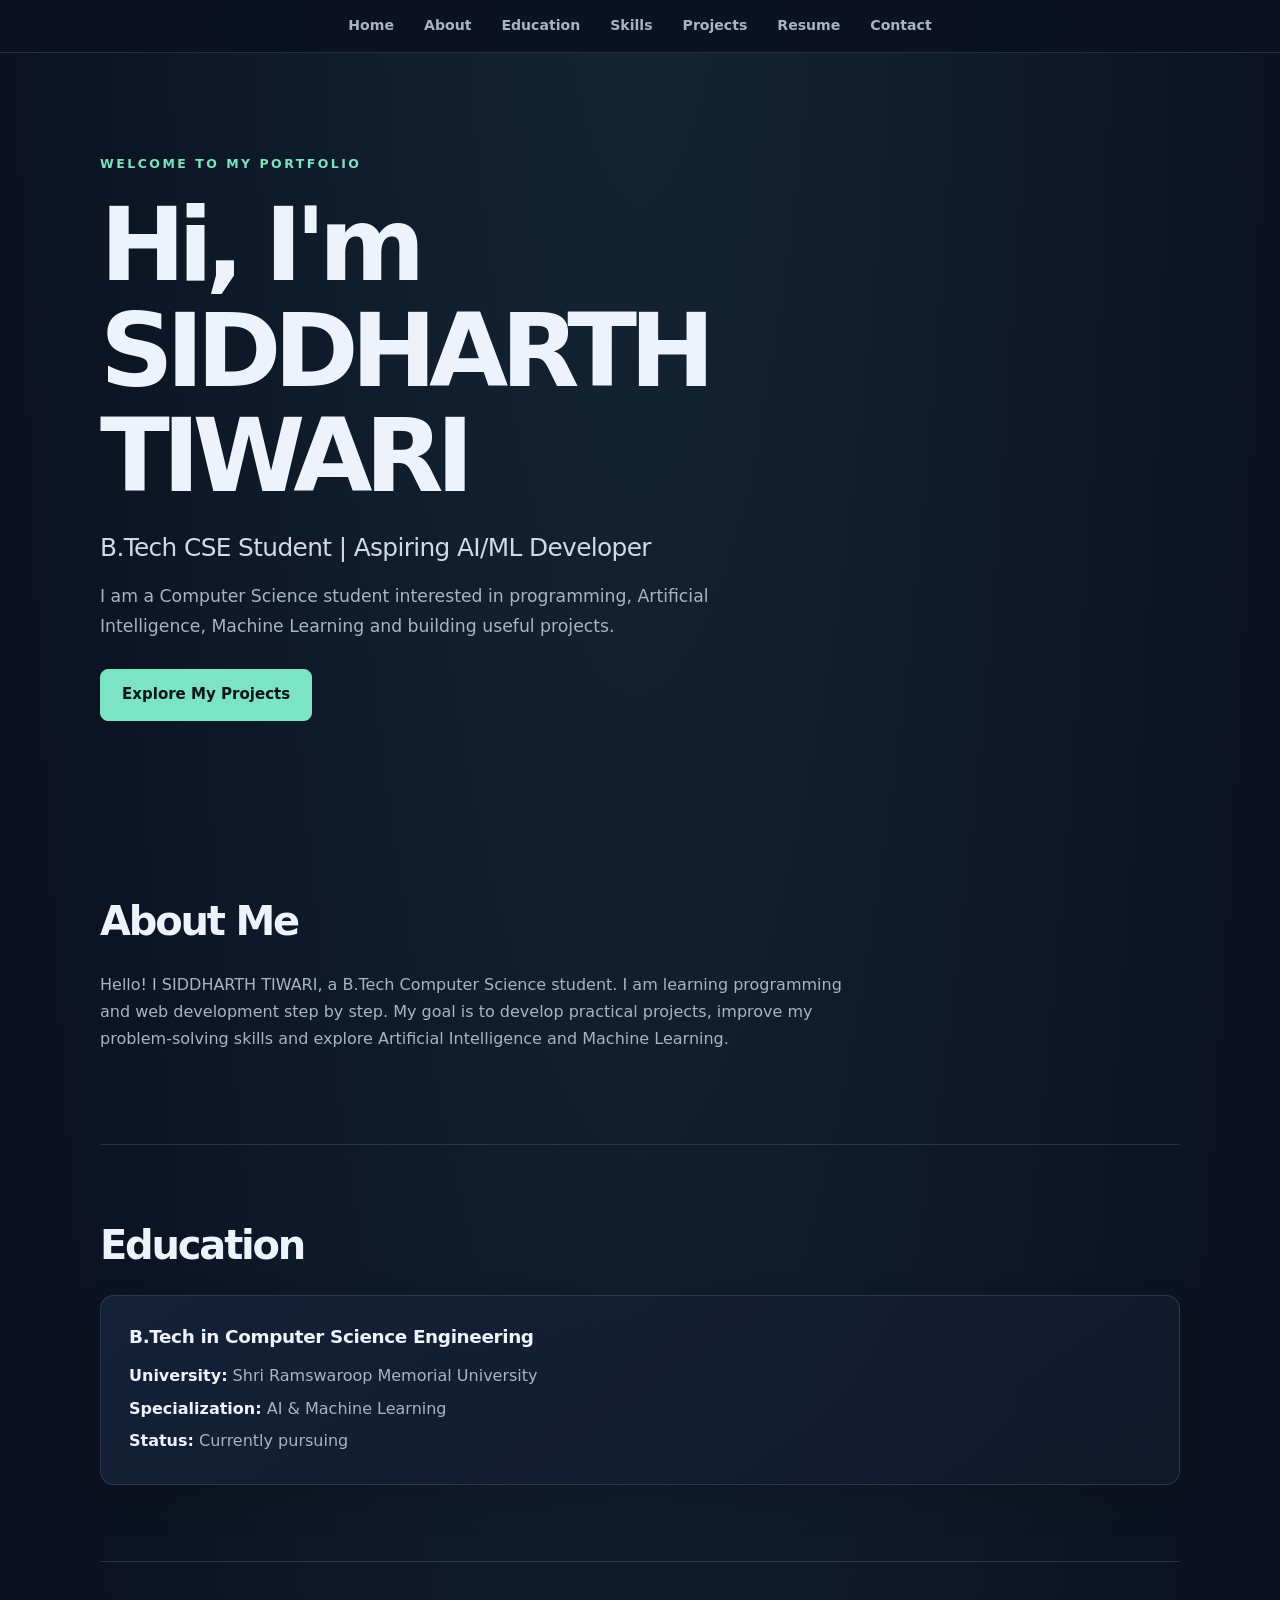
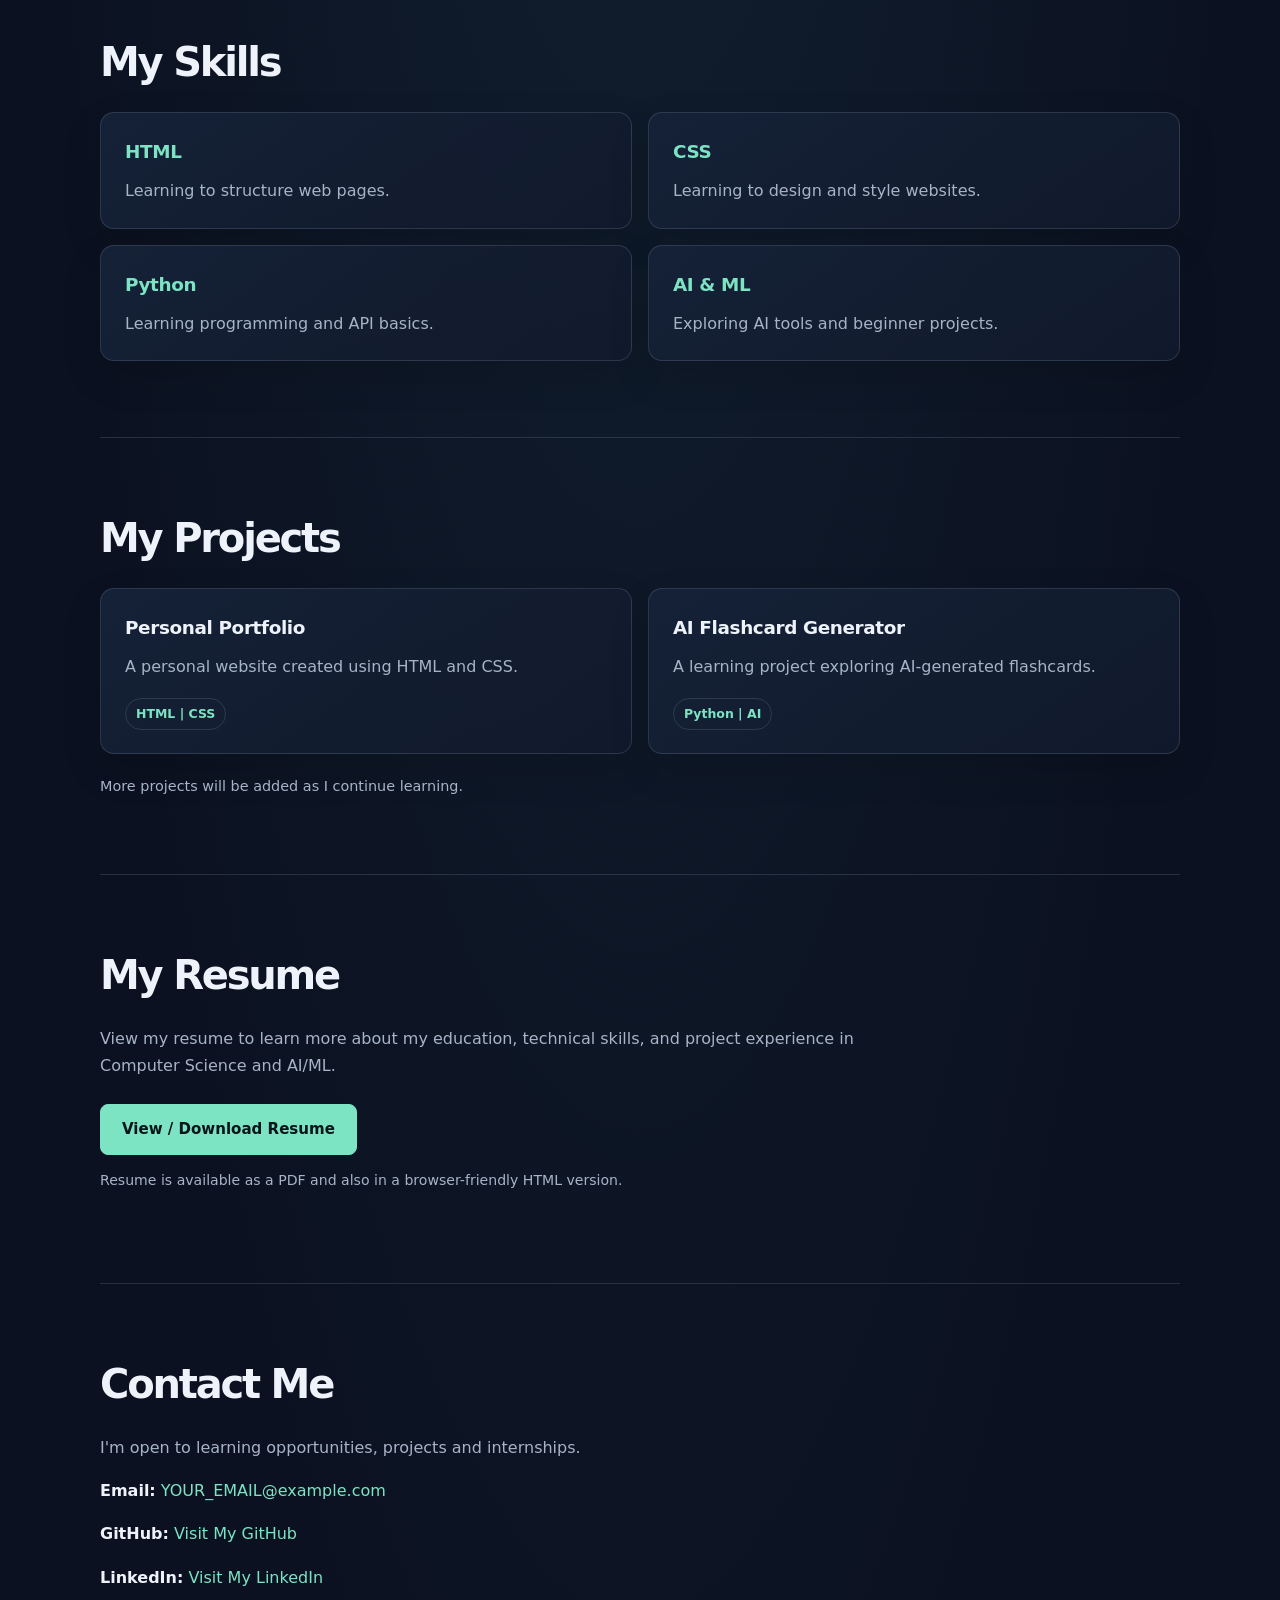
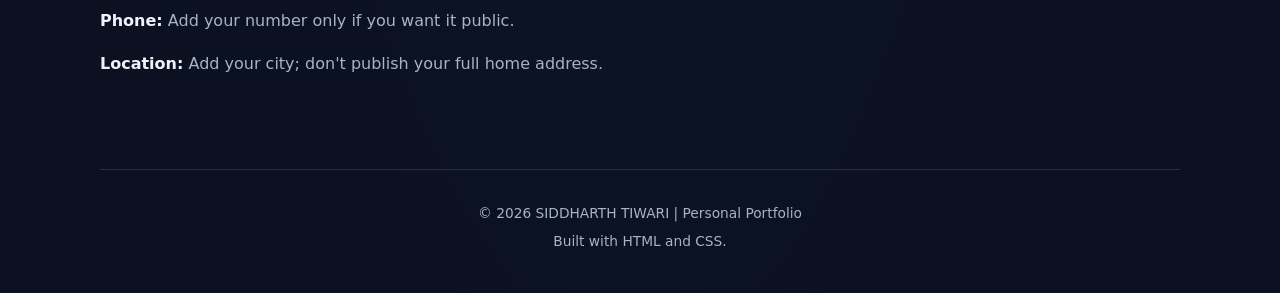
<file: index.html>
<!DOCTYPE html>
<html lang="en">
<head>
    <meta charset="UTF-8">
    <meta name="viewport" content="width=device-width, initial-scale=1.0">
    <title> SIDDHARTH TIWARI | Portfolio</title>
    <link rel="stylesheet" href="style.css">
</head>
<body>

    <nav>
        <a href="#home">Home</a>
        <a href="#about">About</a>
        <a href="#education">Education</a>
        <a href="#skills">Skills</a>
        <a href="#projects">Projects</a>
        <a href="#resume">Resume</a>
        <a href="#contact">Contact</a>
    </nav>

    <section id="home" class="hero">
        <p class="welcome">WELCOME TO MY PORTFOLIO</p>
        <h1>Hi, I'm SIDDHARTH TIWARI </h1>
        <h2>B.Tech CSE Student | Aspiring AI/ML Developer</h2>
        <p>
            I am a Computer Science student interested in programming,
            Artificial Intelligence, Machine Learning and building useful projects.
        </p>
        <a class="btn" href="#projects">Explore My Projects</a>
    </section>

    <section id="about" class="about">
        <h2>About Me</h2>
        <p>
            Hello! I SIDDHARTH TIWARI, a B.Tech Computer Science student.
            I am learning programming and web development step by step.
            My goal is to develop practical projects, improve my problem-solving
            skills and explore Artificial Intelligence and Machine Learning.
        </p>
    </section>

    <section id="education" class="education">
        <h2>Education</h2>
        <div class="education-card">
            <h3>B.Tech in Computer Science Engineering</h3>
            <p><strong>University:</strong> Shri Ramswaroop Memorial University</p>
            <p><strong>Specialization:</strong> AI & Machine Learning</p>
            <p><strong>Status:</strong> Currently pursuing</p>
        </div>
    </section>

    <section id="skills" class="skills">
        <h2>My Skills</h2>
        <div class="skill-list">
            <div class="skill-card">
                <h3>HTML</h3>
                <p>Learning to structure web pages.</p>
            </div>
            <div class="skill-card">
                <h3>CSS</h3>
                <p>Learning to design and style websites.</p>
            </div>
            <div class="skill-card">
                <h3>Python</h3>
                <p>Learning programming and API basics.</p>
            </div>
            <div class="skill-card">
                <h3>AI & ML</h3>
                <p>Exploring AI tools and beginner projects.</p>
            </div>
        </div>
    </section>

    <section id="projects" class="projects">
        <h2>My Projects</h2>
        <div class="project-list">
            <div class="project-card">
                <h3>Personal Portfolio</h3>
                <p>A personal website created using HTML and CSS.</p>
                <span>HTML | CSS</span>
            </div>
            <div class="project-card">
                <h3>AI Flashcard Generator</h3>
                <p>A learning project exploring AI-generated flashcards.</p>
                <span>Python | AI</span>
            </div>
        </div>
        <p>More projects will be added as I continue learning.</p>
    </section>

    <section id="resume" class="resume">
        <h2>My Resume</h2>
        <p>
            View my resume to learn more about my education, technical skills,
            and project experience in Computer Science and AI/ML.
        </p>
        <a class="btn" href="resume.pdf" target="_blank" download="Siddharth_Tiwari_Resume.pdf">
            View / Download Resume
        </a>
        <p class="small-note">
            Resume is available as a PDF and also in a browser-friendly HTML version.
        </p>
    </section>

    <section id="contact" class="contact">
        <h2>Contact Me</h2>
        <p>I'm open to learning opportunities, projects and internships.</p>

        <p>
            <strong>Email:</strong>
            <a href="mailto:YOUR_EMAIL@example.com">YOUR_EMAIL@example.com</a>
        </p>

        <p>
            <strong>GitHub:</strong>
            <a href="YOUR_GITHUB_URL" target="_blank">Visit My GitHub</a>
        </p>

        <p>
            <strong>LinkedIn:</strong>
            <a href="YOUR_LINKEDIN_URL" target="_blank">Visit My LinkedIn</a>
        </p>

        <p><strong>Phone:</strong> Add your number only if you want it public.</p>
        <p><strong>Location:</strong> Add your city; don't publish your full home address.</p>
    </section>

    <footer>
        <p>© 2026 SIDDHARTH TIWARI | Personal Portfolio</p>
        <p>Built with HTML and CSS.</p>
    </footer>

</body>
</html>
</file>
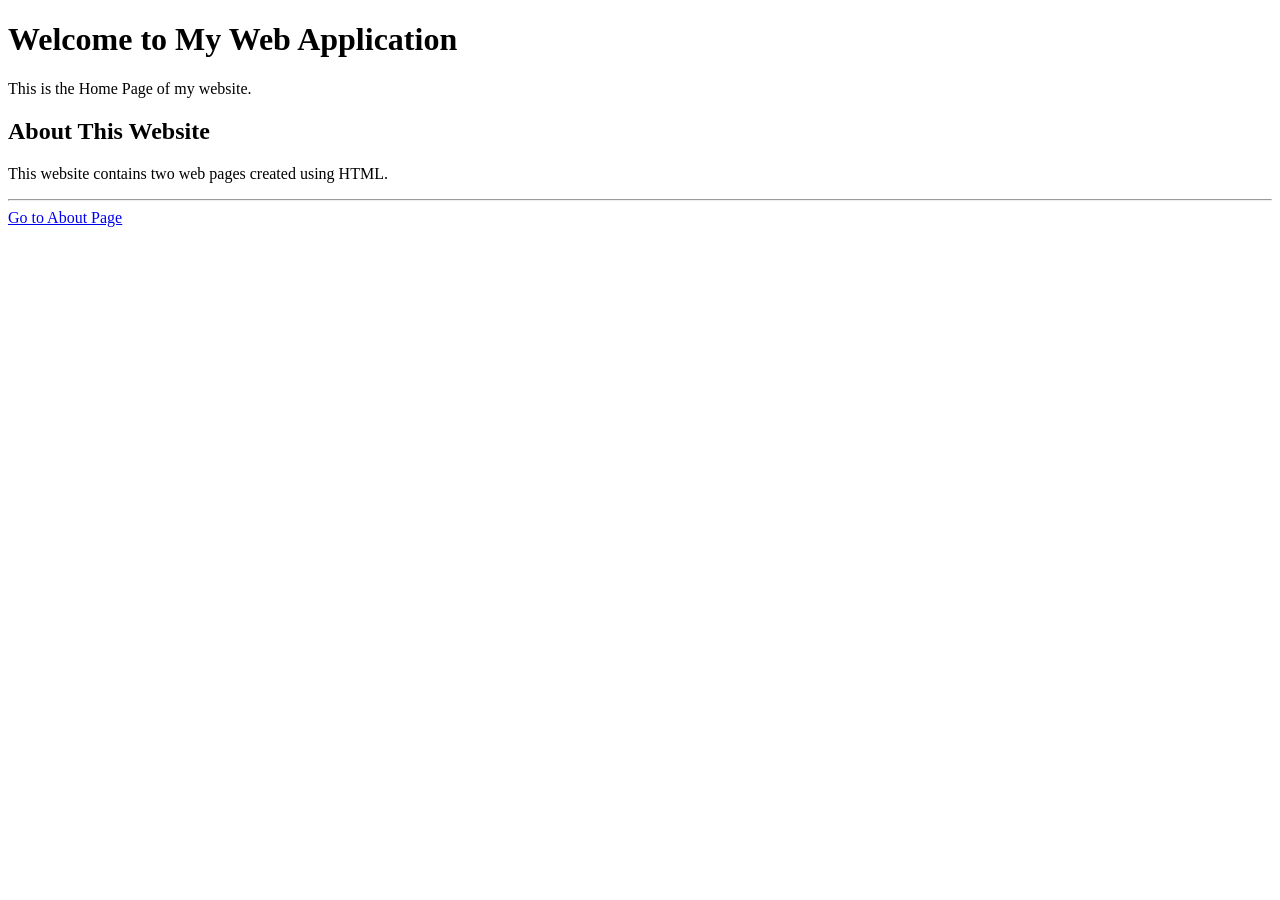
<file: 1.assignment.html>
<!DOCTYPE html>
<html>
<head>
    <title>My Web Application</title>
</head>

<body>

    <h1>Welcome to My Web Application</h1>

    <p>This is the Home Page of my website.</p>

    <h2>About This Website</h2>

    <p>This website contains two web pages created using HTML.</p>
    <hr>
    <a href="about.html">Go to About Page</a>

</body>
</html>
</file>
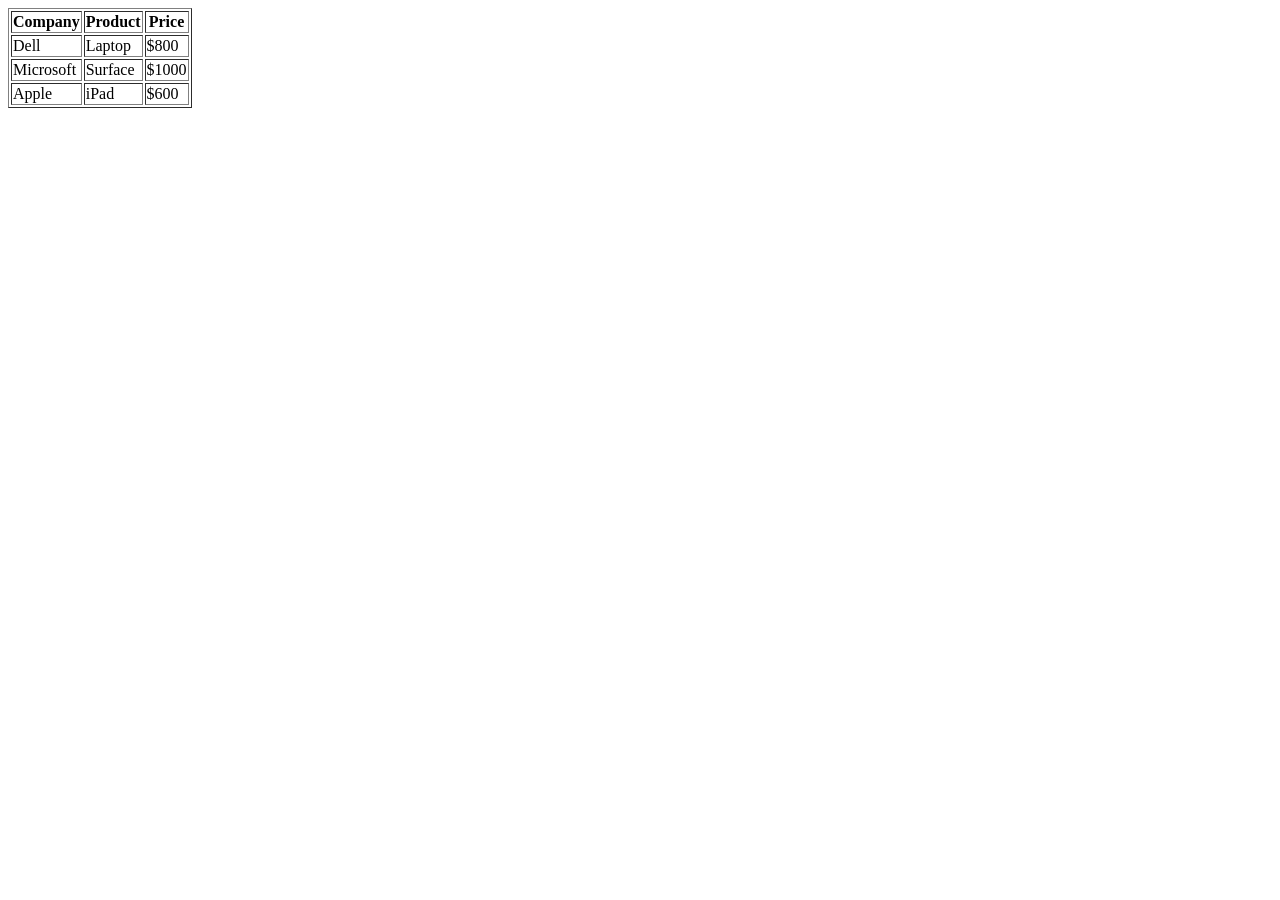
<file: 2.table.html>
<!DOCTYPE html>
<html lang="en">
<head>
    <meta charset="UTF-8">
    <meta name="viewport" content="width=device-width, initial-scale=1.0">
    <title>Document</title>
</head>
<body>
    <table border="1">
        <tr>
            <th>Company</th>
            <th>Product</th>
            <th>Price</th>
        </tr>
        <tr>
            <td>Dell</td>
            <td>Laptop</td>
            <td>$800</td>
        </tr>
        <tr>
            <td>Microsoft</td>
            <td>Surface</td>
            <td>$1000</td>
        </tr>
        <tr>
            <td>Apple</td>
            <td>iPad</td>
            <td>$600</td>
        </tr>
        </thead>
        <tbody.style="color:red; backgtround-color:yellow;">
    </table>
</body> 
</html>
</file>
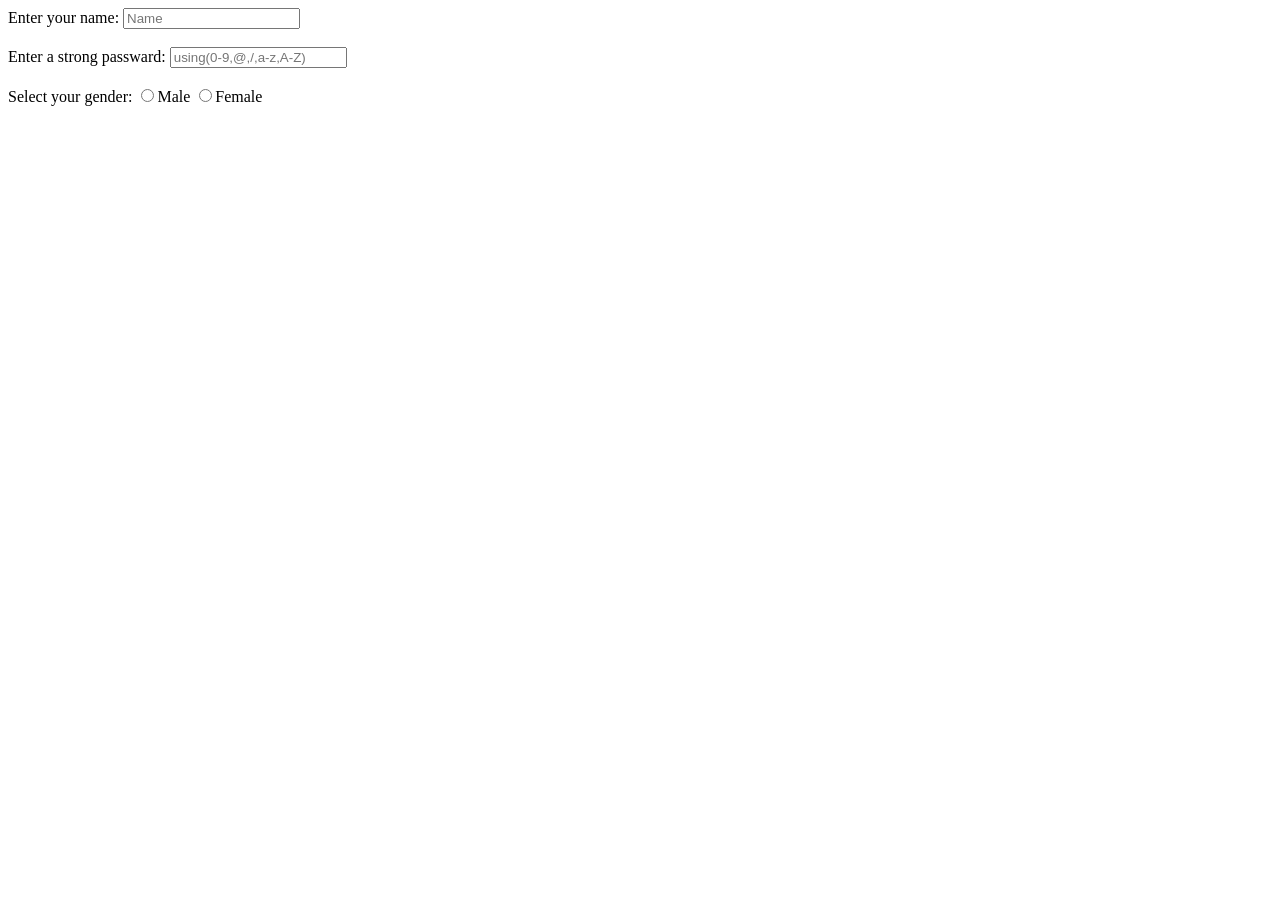
<file: 3.assignment.html>
<!DOCTYPE html>
<html lang="en">
<head>
    <meta charset="UTF-8">
    <meta name="viewport" content="width=device-width, initial-scale=1.0">
    <title>Document</title>
</head>
<body>
    <form action="act.php">Enter your name:
        <input type="text" name="name"placeholder="Name"><br><br>
        Enter  a strong passward:
        <input type="password" name="password" placeholder="using(0-9,@,/,a-z,A-Z)"><br><br>
        Select your gender:
        <input type="radio" name="gender" value="male">Male
        <input type="radio" name="gender" value="female">Female
    </form>
</body>
</html>
</file>
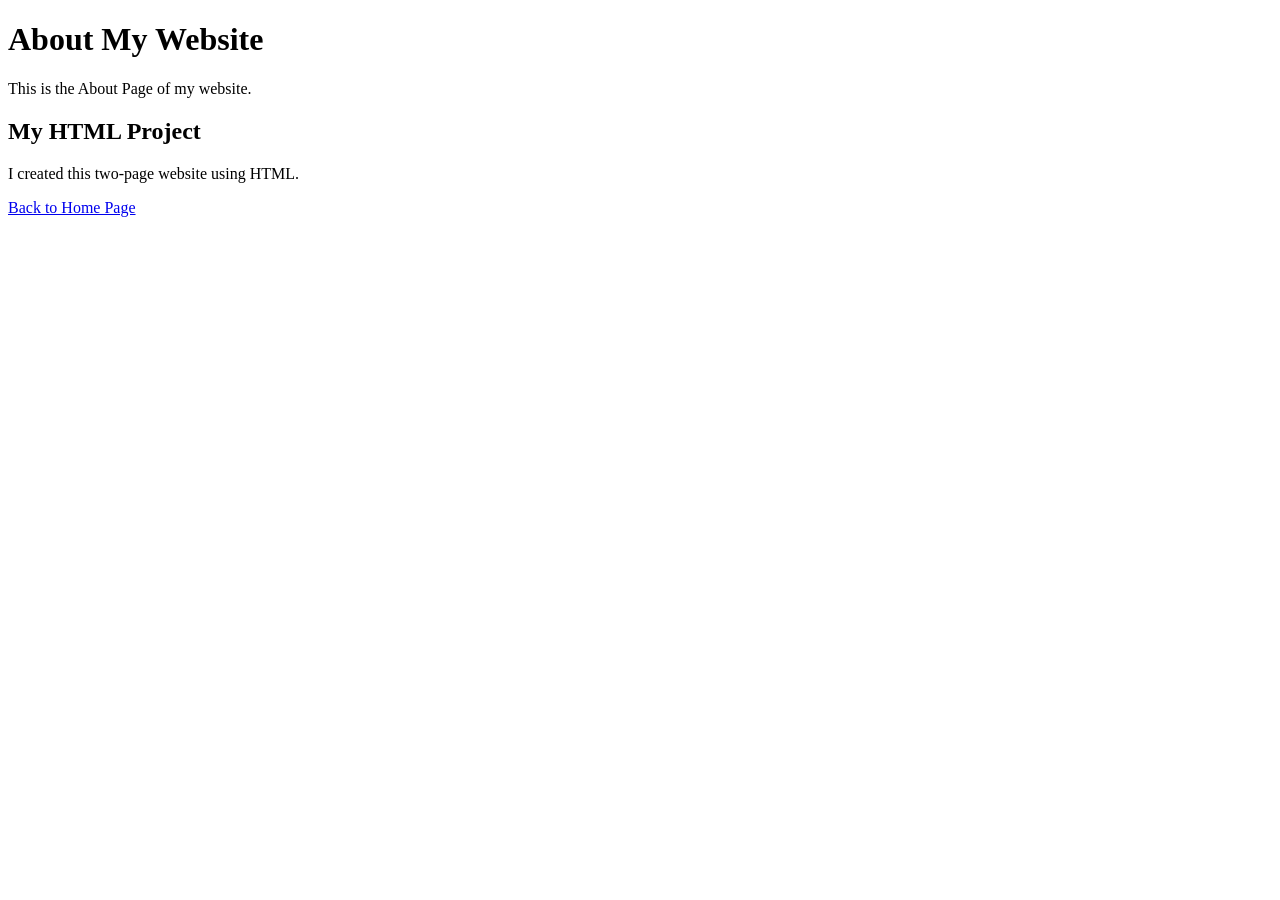
<file: assestment1.html>
<!DOCTYPE html>
<html>
<head>
    <title>About Page</title>
</head>

<body>

    <h1>About My Website</h1>

    <p>This is the About Page of my website.</p>

    <h2>My HTML Project</h2>

    <p>I created this two-page website using HTML.</p>

    <a href="index_1.html">Back to Home Page</a>

</body>
</html>
</file>
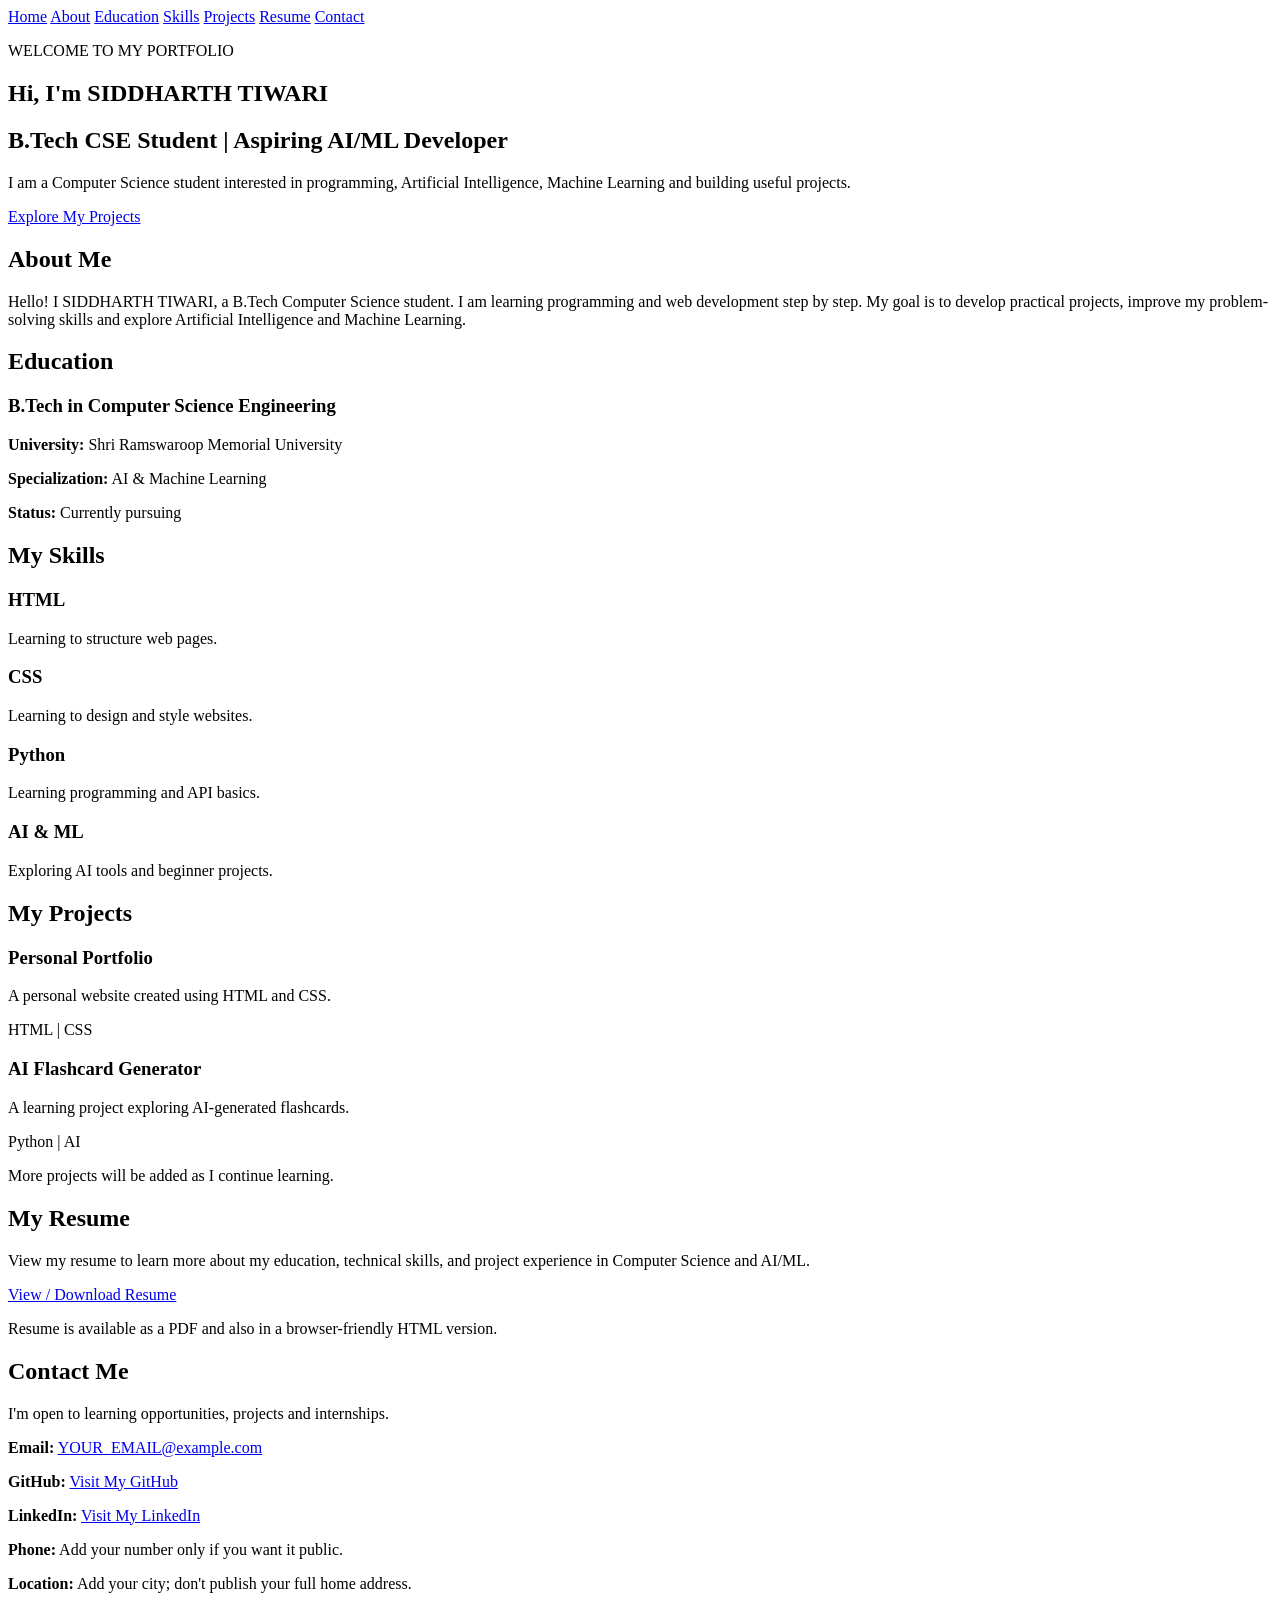
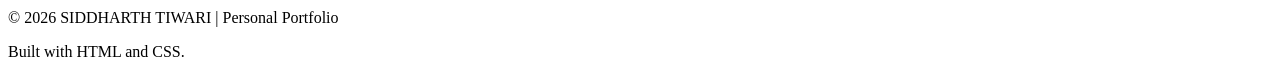
<file: portfolio_without_css.html>
<!DOCTYPE html>
<html lang="en">
<head>
    <meta charset="UTF-8">
    <meta name="viewport" content="width=device-width, initial-scale=1.0">
    <title> SIDDHARTH TIWARI | Portfolio</title>
    
</head>
<body>

    <nav>
        <a href="#home">Home</a>
        <a href="#about">About</a>
        <a href="#education">Education</a>
        <a href="#skills">Skills</a>
        <a href="#projects">Projects</a>
        <a href="#resume">Resume</a>
        <a href="#contact">Contact</a>
    </nav>

    <section id="home" class="hero">
        <p class="welcome">WELCOME TO MY PORTFOLIO</p>
        <h1>Hi, I'm SIDDHARTH TIWARI </h1>
        <h2>B.Tech CSE Student | Aspiring AI/ML Developer</h2>
        <p>
            I am a Computer Science student interested in programming,
            Artificial Intelligence, Machine Learning and building useful projects.
        </p>
        <a class="btn" href="#projects">Explore My Projects</a>
    </section>

    <section id="about" class="about">
        <h2>About Me</h2>
        <p>
            Hello! I SIDDHARTH TIWARI, a B.Tech Computer Science student.
            I am learning programming and web development step by step.
            My goal is to develop practical projects, improve my problem-solving
            skills and explore Artificial Intelligence and Machine Learning.
        </p>
    </section>

    <section id="education" class="education">
        <h2>Education</h2>
        <div class="education-card">
            <h3>B.Tech in Computer Science Engineering</h3>
            <p><strong>University:</strong> Shri Ramswaroop Memorial University</p>
            <p><strong>Specialization:</strong> AI & Machine Learning</p>
            <p><strong>Status:</strong> Currently pursuing</p>
        </div>
    </section>

    <section id="skills" class="skills">
        <h2>My Skills</h2>
        <div class="skill-list">
            <div class="skill-card">
                <h3>HTML</h3>
                <p>Learning to structure web pages.</p>
            </div>
            <div class="skill-card">
                <h3>CSS</h3>
                <p>Learning to design and style websites.</p>
            </div>
            <div class="skill-card">
                <h3>Python</h3>
                <p>Learning programming and API basics.</p>
            </div>
            <div class="skill-card">
                <h3>AI & ML</h3>
                <p>Exploring AI tools and beginner projects.</p>
            </div>
        </div>
    </section>

    <section id="projects" class="projects">
        <h2>My Projects</h2>
        <div class="project-list">
            <div class="project-card">
                <h3>Personal Portfolio</h3>
                <p>A personal website created using HTML and CSS.</p>
                <span>HTML | CSS</span>
            </div>
            <div class="project-card">
                <h3>AI Flashcard Generator</h3>
                <p>A learning project exploring AI-generated flashcards.</p>
                <span>Python | AI</span>
            </div>
        </div>
        <p>More projects will be added as I continue learning.</p>
    </section>

    <section id="resume" class="resume">
        <h2>My Resume</h2>
        <p>
            View my resume to learn more about my education, technical skills,
            and project experience in Computer Science and AI/ML.
        </p>
        <a class="btn" href="resume.pdf" target="_blank" download="Siddharth_Tiwari_Resume.pdf">
            View / Download Resume
        </a>
        <p class="small-note">
            Resume is available as a PDF and also in a browser-friendly HTML version.
        </p>
    </section>

    <section id="contact" class="contact">
        <h2>Contact Me</h2>
        <p>I'm open to learning opportunities, projects and internships.</p>

        <p>
            <strong>Email:</strong>
            <a href="mailto:YOUR_EMAIL@example.com">YOUR_EMAIL@example.com</a>
        </p>

        <p>
            <strong>GitHub:</strong>
            <a href="YOUR_GITHUB_URL" target="_blank">Visit My GitHub</a>
        </p>

        <p>
            <strong>LinkedIn:</strong>
            <a href="YOUR_LINKEDIN_URL" target="_blank">Visit My LinkedIn</a>
        </p>

        <p><strong>Phone:</strong> Add your number only if you want it public.</p>
        <p><strong>Location:</strong> Add your city; don't publish your full home address.</p>
    </section>

    <footer>
        <p>© 2026 SIDDHARTH TIWARI | Personal Portfolio</p>
        <p>Built with HTML and CSS.</p>
    </footer>

</body>
</html>
</file>
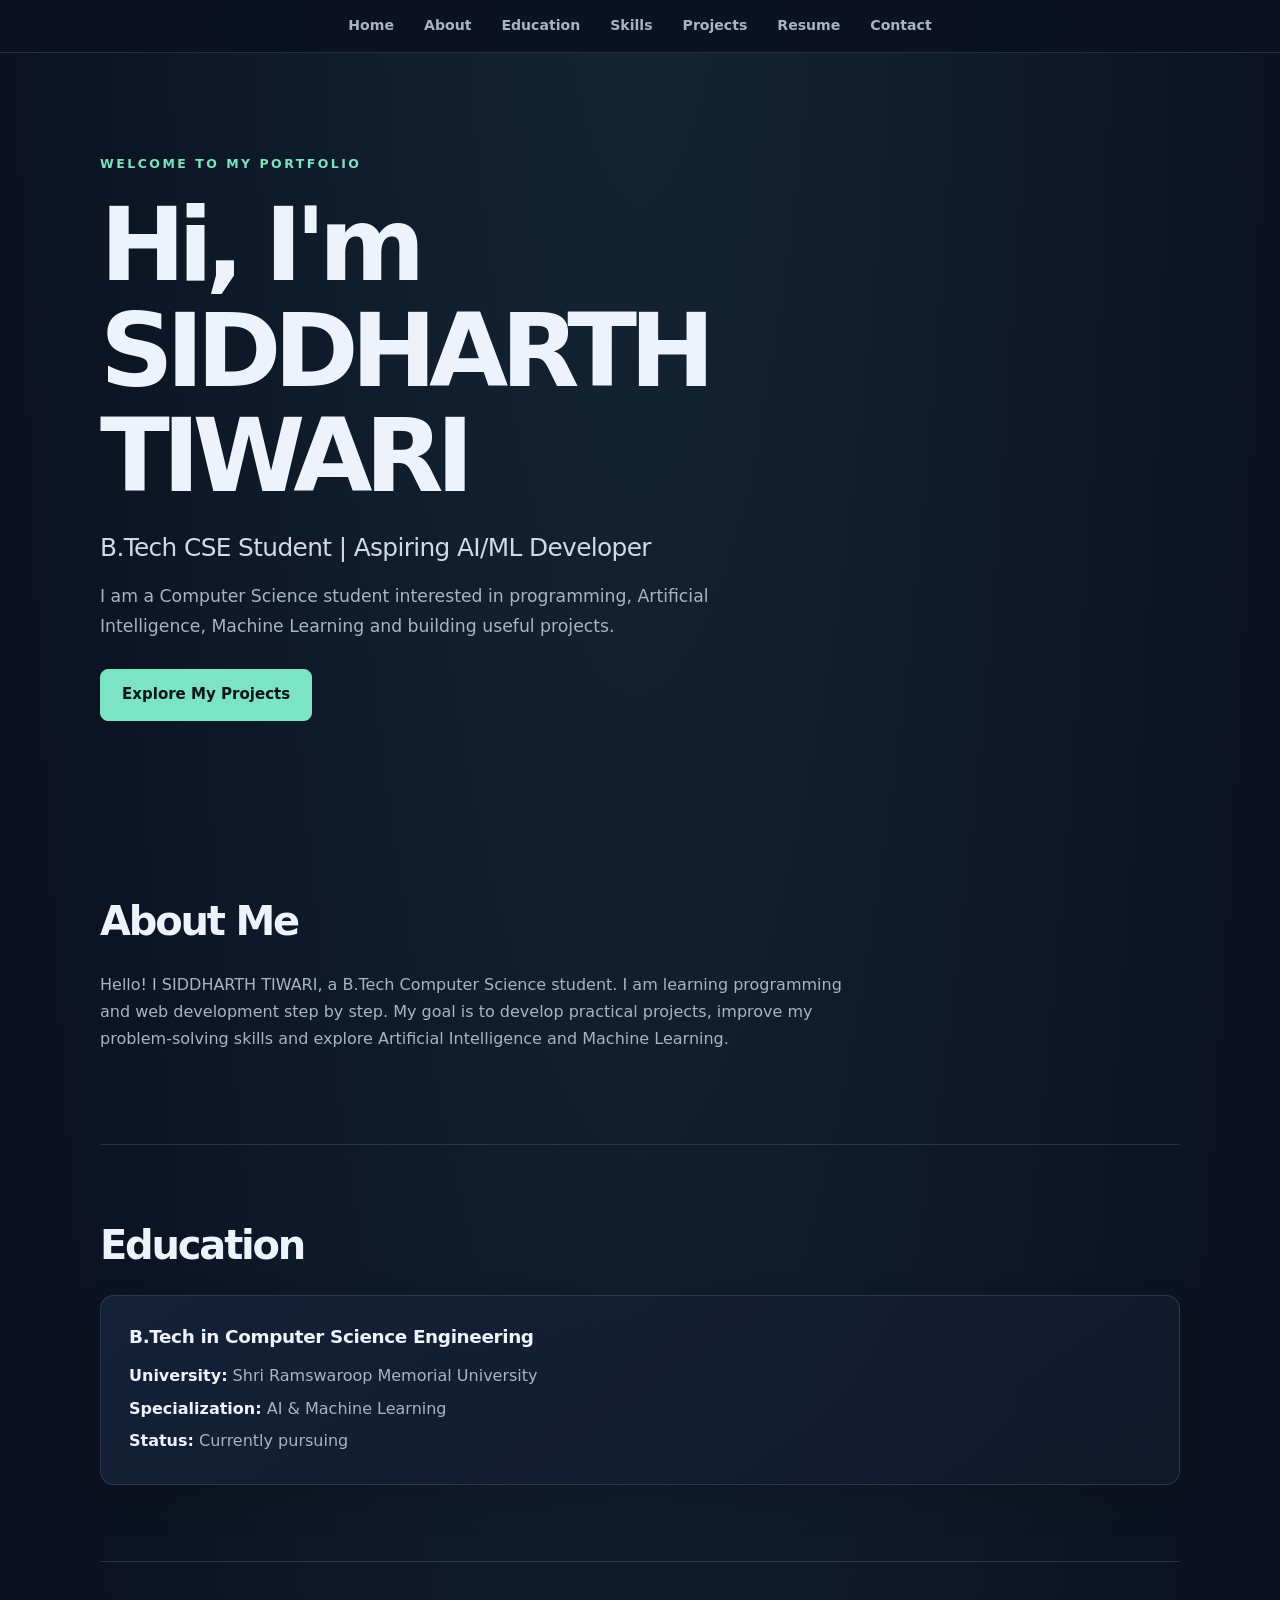
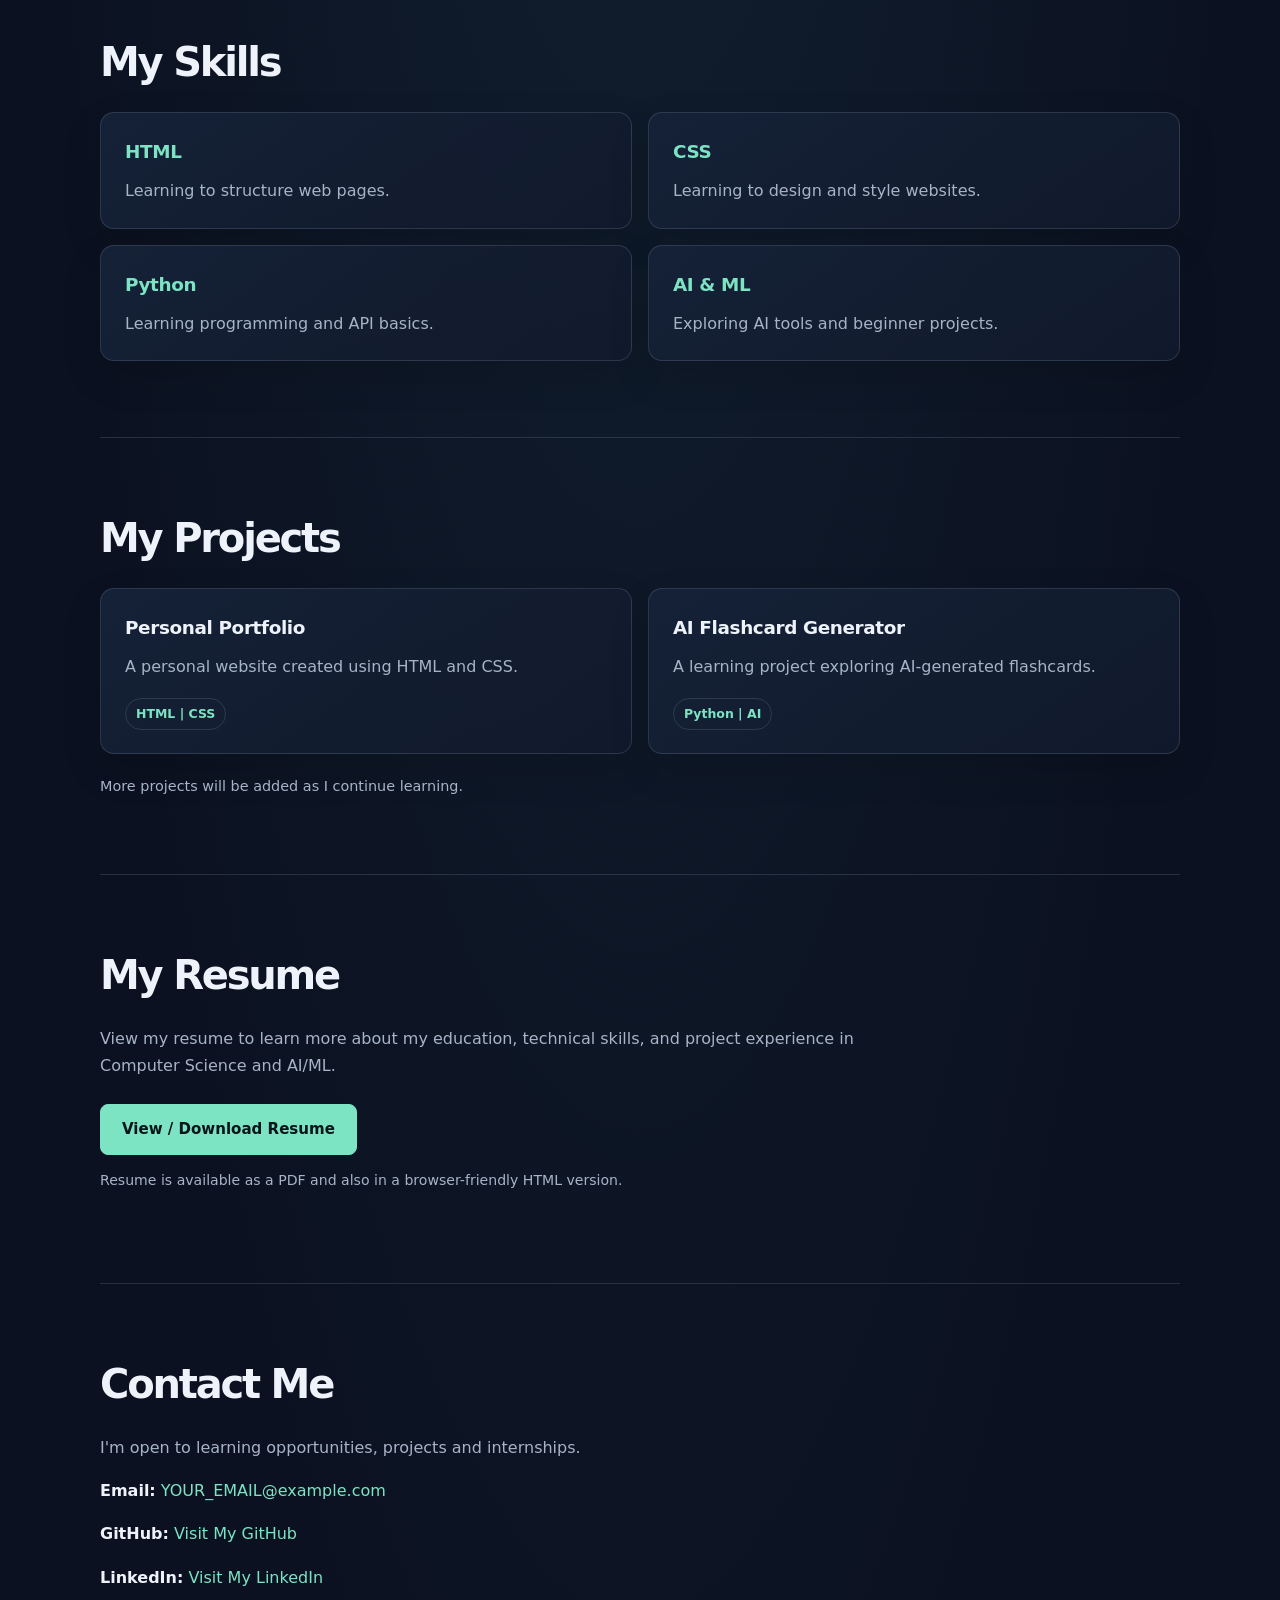
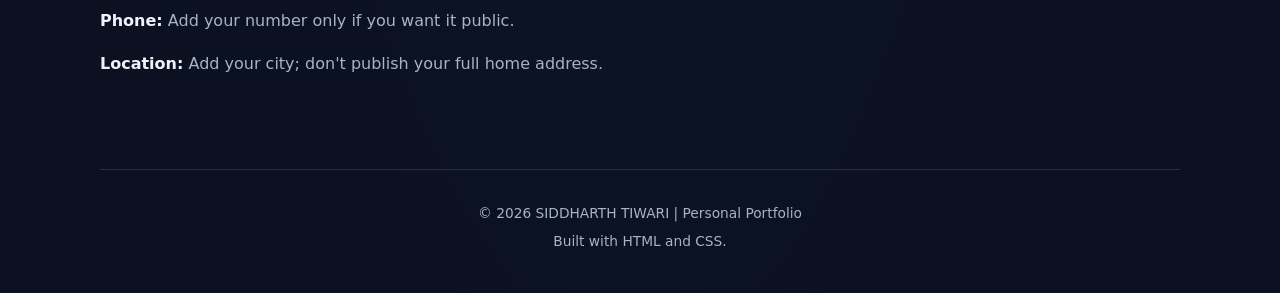
<file: protfolio.html>
<!DOCTYPE html>
<html lang="en">
<head>
    <meta charset="UTF-8">
    <meta http-equiv="refresh" content="0; url=index.html">
    <meta name="viewport" content="width=device-width, initial-scale=1.0">
    <title>Redirecting...</title>
</head>
<body>
    <p>Opening the portfolio. <a href="index.html">Continue here</a>.</p>
</body>
</html>
</file>
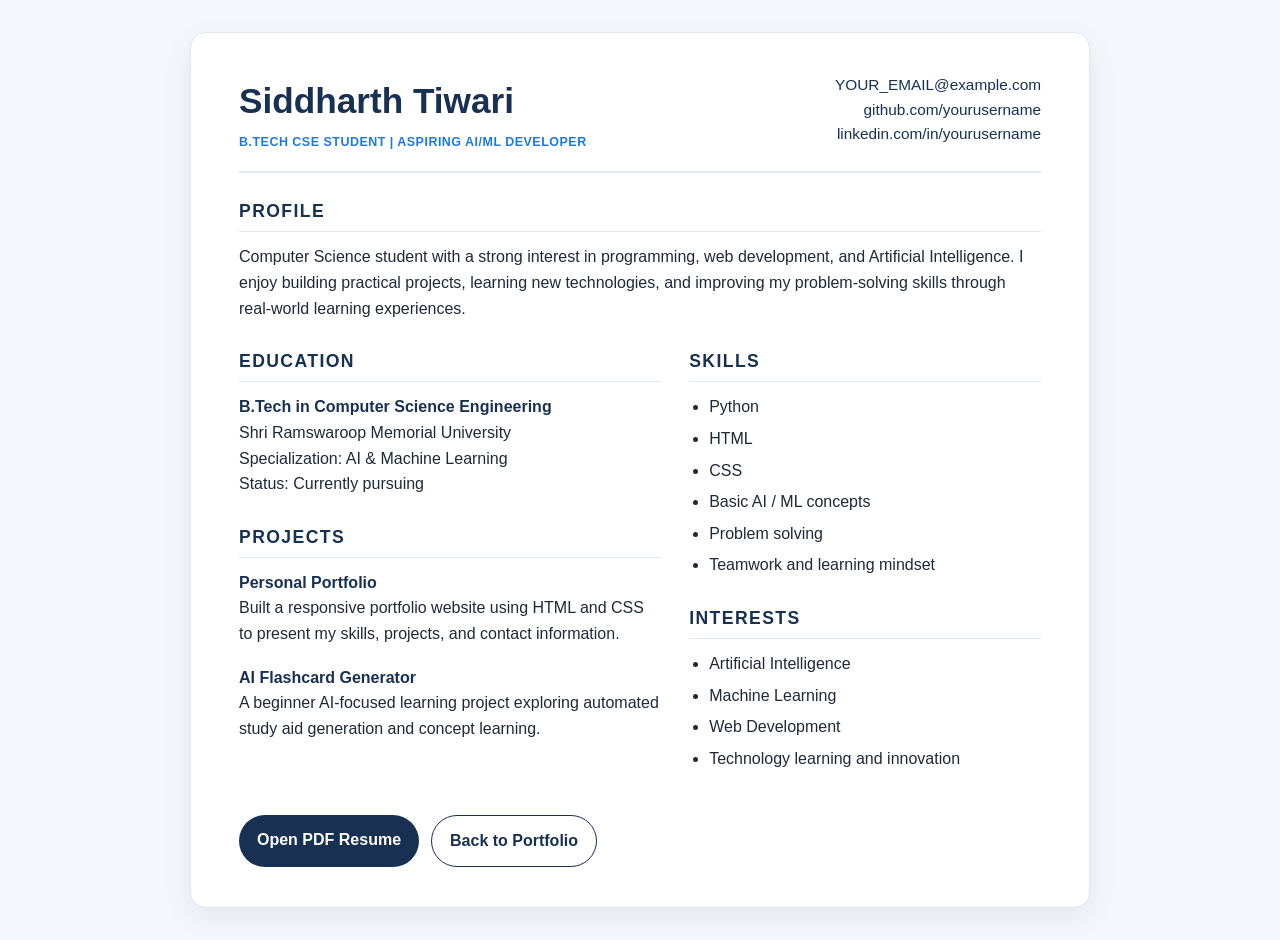
<file: resume.html>
<!DOCTYPE html>
<html lang="en">
<head>
    <meta charset="UTF-8" />
    <meta name="viewport" content="width=device-width, initial-scale=1.0" />
    <title>Siddharth Tiwari | Resume</title>
    <style>
        :root {
            --bg: #f4f7fb;
            --card: #ffffff;
            --primary: #183153;
            --accent: #1f7ae0;
            --text: #1f2937;
            --muted: #556070;
            --border: #dfe7f1;
        }

        * { box-sizing: border-box; }

        body {
            margin: 0;
            font-family: Arial, Helvetica, sans-serif;
            background: var(--bg);
            color: var(--text);
            line-height: 1.6;
        }

        .page {
            max-width: 900px;
            margin: 32px auto;
            background: var(--card);
            border: 1px solid var(--border);
            border-radius: 16px;
            box-shadow: 0 10px 30px rgba(24, 49, 83, 0.08);
            padding: 40px 48px;
        }

        .header {
            display: flex;
            justify-content: space-between;
            align-items: flex-start;
            border-bottom: 2px solid var(--border);
            padding-bottom: 18px;
            margin-bottom: 24px;
            gap: 16px;
        }

        h1 {
            margin: 0;
            font-size: 2.2rem;
            color: var(--primary);
        }

        .title {
            margin-top: 4px;
            color: var(--accent);
            font-weight: 700;
            letter-spacing: 0.04em;
            text-transform: uppercase;
            font-size: 0.78rem;
        }

        .contact {
            text-align: right;
            font-size: 0.96rem;
            color: var(--muted);
        }

        .contact a {
            color: var(--primary);
            text-decoration: none;
        }

        .section {
            margin-bottom: 26px;
        }

        .section h2 {
            margin: 0 0 12px;
            font-size: 1.1rem;
            text-transform: uppercase;
            letter-spacing: 0.08em;
            color: var(--primary);
            border-bottom: 1px solid var(--border);
            padding-bottom: 6px;
        }

        .summary {
            margin: 0;
            font-size: 1rem;
        }

        .two-col {
            display: grid;
            grid-template-columns: 1.2fr 1fr;
            gap: 28px;
        }

        .edu-item, .project-item {
            margin-bottom: 18px;
        }

        .edu-item strong, .project-item strong {
            color: var(--primary);
        }

        ul {
            margin: 0;
            padding-left: 20px;
        }

        li {
            margin-bottom: 6px;
        }

        .btn-row {
            margin-top: 18px;
            display: flex;
            gap: 12px;
            flex-wrap: wrap;
        }

        .btn {
            display: inline-block;
            background: var(--primary);
            color: white;
            text-decoration: none;
            border-radius: 999px;
            padding: 12px 18px;
            font-weight: 700;
        }

        .btn.secondary {
            background: transparent;
            color: var(--primary);
            border: 1px solid var(--primary);
        }

        @media (max-width: 700px) {
            .page {
                margin: 16px;
                padding: 24px 20px;
            }

            .header, .two-col {
                display: block;
            }

            .contact {
                text-align: left;
                margin-top: 16px;
            }
        }
    </style>
</head>
<body>
    <div class="page">
        <header class="header">
            <div>
                <h1>Siddharth Tiwari</h1>
                <div class="title">B.Tech CSE Student | Aspiring AI/ML Developer</div>
            </div>
            <div class="contact">
                <div><a href="mailto:YOUR_EMAIL@example.com">YOUR_EMAIL@example.com</a></div>
                <div><a href="https://github.com/yourusername" target="_blank">github.com/yourusername</a></div>
                <div><a href="https://linkedin.com/in/yourusername" target="_blank">linkedin.com/in/yourusername</a></div>
            </div>
        </header>

        <section class="section">
            <h2>Profile</h2>
            <p class="summary">
                Computer Science student with a strong interest in programming, web development, and Artificial Intelligence.
                I enjoy building practical projects, learning new technologies, and improving my problem-solving skills
                through real-world learning experiences.
            </p>
        </section>

        <div class="two-col">
            <div>
                <section class="section">
                    <h2>Education</h2>
                    <div class="edu-item">
                        <strong>B.Tech in Computer Science Engineering</strong><br>
                        Shri Ramswaroop Memorial University<br>
                        Specialization: AI & Machine Learning<br>
                        Status: Currently pursuing
                    </div>
                </section>

                <section class="section">
                    <h2>Projects</h2>
                    <div class="project-item">
                        <strong>Personal Portfolio</strong><br>
                        Built a responsive portfolio website using HTML and CSS to present my skills, projects, and contact information.
                    </div>
                    <div class="project-item">
                        <strong>AI Flashcard Generator</strong><br>
                        A beginner AI-focused learning project exploring automated study aid generation and concept learning.
                    </div>
                </section>
            </div>

            <div>
                <section class="section">
                    <h2>Skills</h2>
                    <ul>
                        <li>Python</li>
                        <li>HTML</li>
                        <li>CSS</li>
                        <li>Basic AI / ML concepts</li>
                        <li>Problem solving</li>
                        <li>Teamwork and learning mindset</li>
                    </ul>
                </section>

                <section class="section">
                    <h2>Interests</h2>
                    <ul>
                        <li>Artificial Intelligence</li>
                        <li>Machine Learning</li>
                        <li>Web Development</li>
                        <li>Technology learning and innovation</li>
                    </ul>
                </section>
            </div>
        </div>

        <div class="btn-row">
            <a class="btn" href="resume.pdf" target="_blank">Open PDF Resume</a>
            <a class="btn secondary" href="index.html">Back to Portfolio</a>
        </div>
    </div>
</body>
</html>
</file>
<file: style.css>
:root {
    color-scheme: dark;
    --bg: #0b1120;
    --surface: #111a2c;
    --surface-raised: #162238;
    --text: #eef3fb;
    --muted: #a7b3c7;
    --accent: #7ce3c3;
    --accent-strong: #42c5a0;
    --line: rgba(177, 197, 222, 0.16);
    --content-width: 1080px;
}

* {
    box-sizing: border-box;
}

html {
    scroll-behavior: smooth;
    scroll-padding-top: 88px;
}

body {
    margin: 0;
    background:
        radial-gradient(ellipse at 50% -15%, rgba(53, 113, 131, 0.22), transparent 42rem),
        var(--bg);
    color: var(--text);
    font-family: Inter, ui-sans-serif, system-ui, -apple-system, BlinkMacSystemFont, "Segoe UI", sans-serif;
    font-size: 16px;
    line-height: 1.7;
    -webkit-font-smoothing: antialiased;
}

::selection {
    background: var(--accent);
    color: var(--bg);
}

a {
    color: var(--accent);
    text-decoration: none;
    transition: color 180ms ease, background-color 180ms ease, border-color 180ms ease, transform 180ms ease;
}

a:hover {
    color: #b1f4df;
}

a:focus-visible {
    outline: 2px solid var(--accent);
    outline-offset: 4px;
    border-radius: 4px;
}

nav {
    position: sticky;
    z-index: 10;
    top: 0;
    display: flex;
    justify-content: center;
    flex-wrap: wrap;
    gap: 8px 30px;
    padding: 14px 24px;
    border-bottom: 1px solid var(--line);
    background: rgba(11, 17, 32, 0.88);
    backdrop-filter: blur(16px);
}

nav a {
    color: var(--muted);
    font-size: 0.88rem;
    font-weight: 600;
}

nav a:hover {
    color: var(--accent);
}

section {
    width: min(var(--content-width), calc(100% - 48px));
    margin-inline: auto;
    padding: 76px 0;
    border-bottom: 1px solid var(--line);
    scroll-margin-top: 72px;
}

.hero {
    display: flex;
    min-height: min(680px, calc(100svh - 54px));
    flex-direction: column;
    align-items: flex-start;
    justify-content: center;
    padding-top: 100px;
    padding-bottom: 100px;
    border-bottom: 0;
}

.welcome {
    margin: 0 0 18px;
    color: var(--accent);
    font-size: 0.78rem;
    font-weight: 750;
    letter-spacing: 0.2em;
}

.hero h1 {
    max-width: 850px;
    margin: 0;
    font-size: clamp(3rem, 8vw, 6.6rem);
    font-weight: 750;
    letter-spacing: -0.075em;
    line-height: 1.03;
}

.hero h2 {
    margin: 24px 0 12px;
    color: #d0d9e8;
    font-size: clamp(1.15rem, 2.5vw, 1.55rem);
    font-weight: 500;
    letter-spacing: -0.025em;
}

.hero > p:not(.welcome) {
    max-width: 620px;
    margin: 8px 0 28px;
    color: var(--muted);
    font-size: 1.08rem;
}

.btn {
    display: inline-flex;
    min-height: 48px;
    align-items: center;
    justify-content: center;
    padding: 12px 21px;
    border: 1px solid var(--accent);
    border-radius: 8px;
    background: var(--accent);
    color: #08151a;
    font-size: 0.94rem;
    font-weight: 750;
}

.btn:hover {
    transform: translateY(-2px);
    border-color: #a9f2db;
    background: #a9f2db;
    color: #08151a;
}

section > h2 {
    margin: 0 0 26px;
    font-size: clamp(1.8rem, 4vw, 2.5rem);
    font-weight: 700;
    letter-spacing: -0.055em;
    line-height: 1.2;
}

.about > p,
.resume > p,
.contact > p {
    max-width: 760px;
    color: var(--muted);
}

.education-card,
.skill-card,
.project-card {
    border: 1px solid var(--line);
    border-radius: 14px;
    background: linear-gradient(145deg, rgba(22, 34, 56, 0.94), rgba(17, 26, 44, 0.92));
    box-shadow: 0 16px 40px rgba(0, 0, 0, 0.12);
}

.education-card {
    padding: 25px 28px;
}

.education-card h3,
.skill-card h3,
.project-card h3 {
    margin: 0 0 10px;
    font-size: 1.15rem;
    letter-spacing: -0.02em;
}

.education-card p {
    margin: 5px 0;
    color: var(--muted);
}

.education-card strong {
    color: var(--text);
}

.skill-list,
.project-list {
    display: grid;
    grid-template-columns: repeat(2, minmax(0, 1fr));
    gap: 16px;
}

.skill-card,
.project-card {
    padding: 23px 24px;
    transition: transform 180ms ease, border-color 180ms ease, background-color 180ms ease;
}

.skill-card:hover,
.project-card:hover {
    transform: translateY(-3px);
    border-color: rgba(124, 227, 195, 0.5);
}

.skill-card h3 {
    color: var(--accent);
}

.skill-card p,
.project-card p {
    margin: 0;
    color: var(--muted);
}

.project-card span {
    display: inline-block;
    margin-top: 18px;
    padding: 4px 10px;
    border: 1px solid var(--line);
    border-radius: 999px;
    color: var(--accent);
    font-size: 0.78rem;
    font-weight: 650;
}

.projects > p {
    margin: 20px 0 0;
    color: var(--muted);
    font-size: 0.9rem;
}

.resume .btn {
    margin-top: 8px;
}

.resume .small-note {
    margin-top: 14px;
    font-size: 0.88rem;
}

.contact a {
    overflow-wrap: anywhere;
}

.contact strong {
    color: var(--text);
}

footer {
    padding: 28px 24px 36px;
    color: var(--muted);
    text-align: center;
    font-size: 0.86rem;
}

footer p {
    margin: 4px;
}

@media (max-width: 640px) {
    html {
        scroll-padding-top: 112px;
    }

    nav {
        gap: 6px 17px;
        padding: 12px 14px;
    }

    nav a {
        font-size: 0.82rem;
    }

    section {
        width: min(100% - 36px, var(--content-width));
        padding: 58px 0;
    }

    .hero {
        min-height: 610px;
        min-height: min(680px, calc(100svh - 82px));
        padding-top: 76px;
        padding-bottom: 76px;
    }

    .hero > p:not(.welcome) {
        font-size: 1rem;
    }

    .skill-list,
    .project-list {
        grid-template-columns: 1fr;
    }

    .education-card,
    .skill-card,
    .project-card {
        padding: 21px;
    }
}

@media (prefers-reduced-motion: reduce) {
    *,
    *::before,
    *::after {
        scroll-behavior: auto !important;
        transition-duration: 0.01ms !important;
    }
}
</file>
